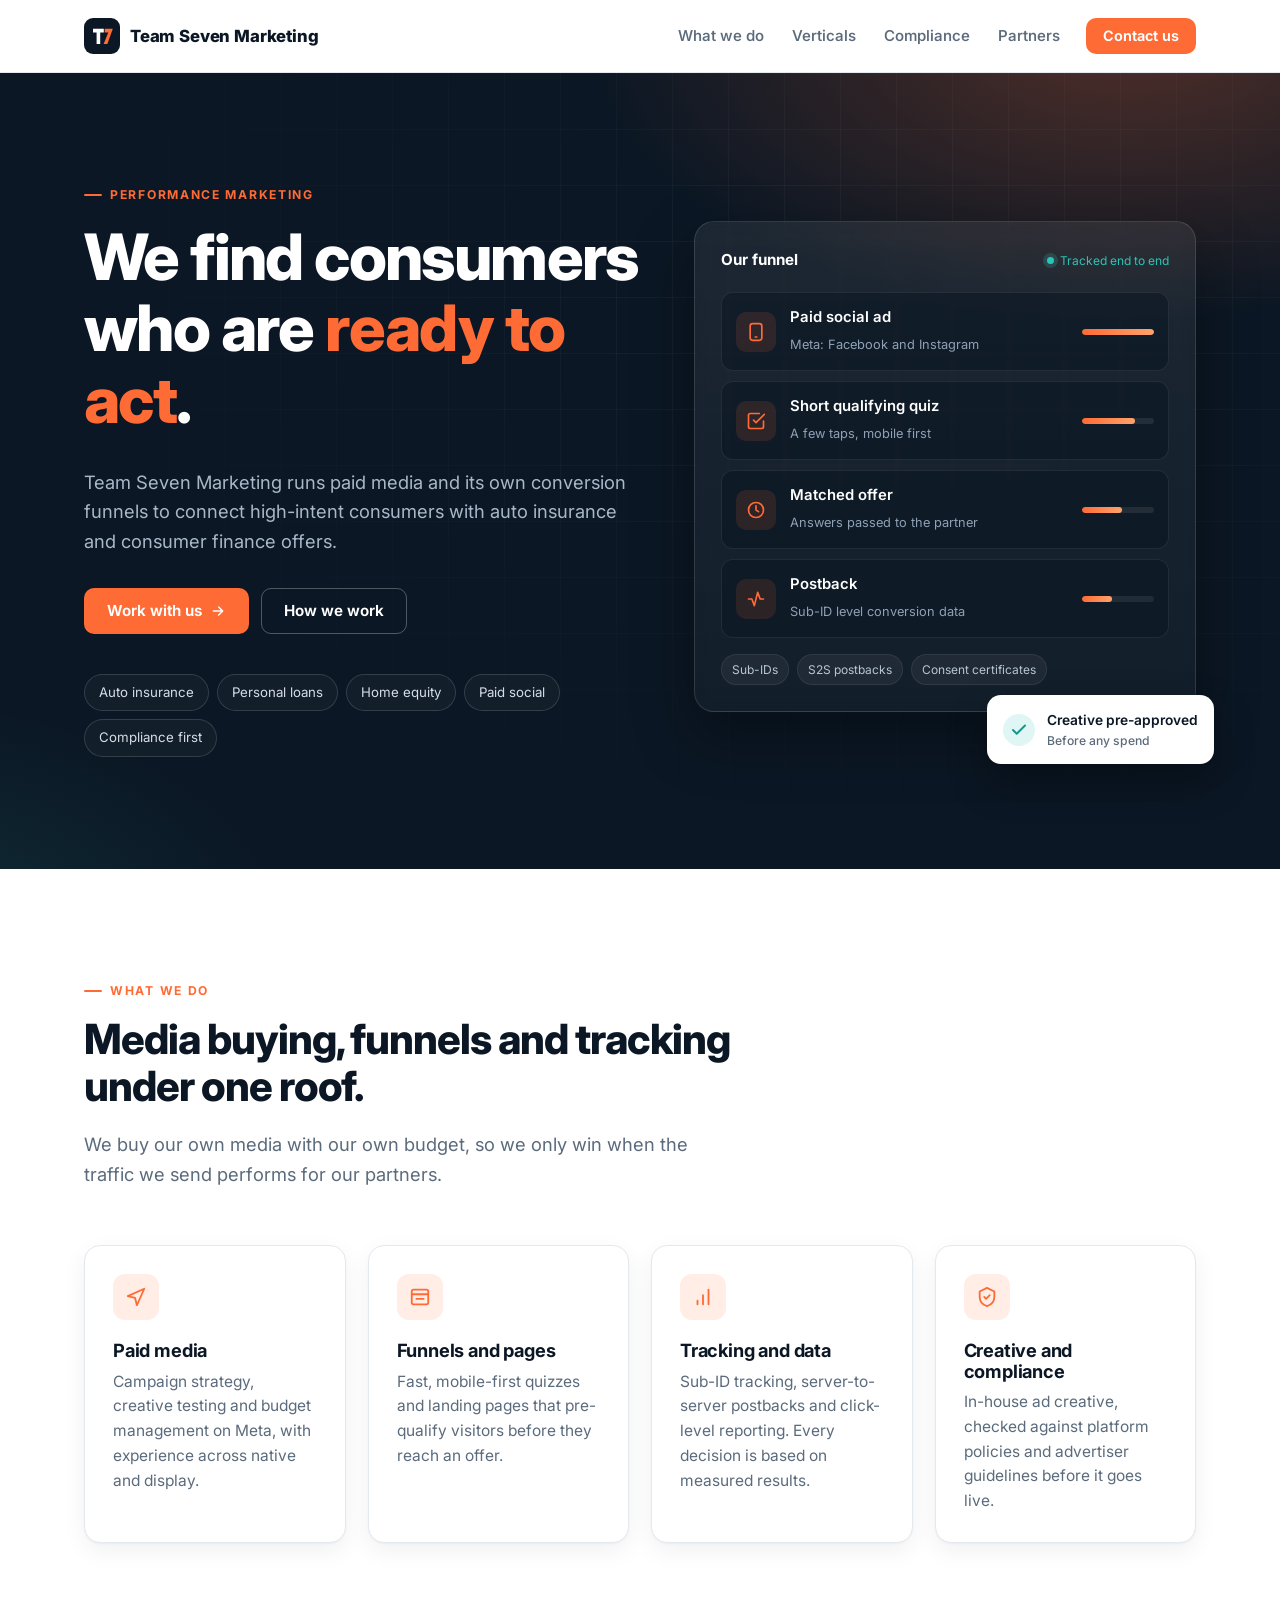
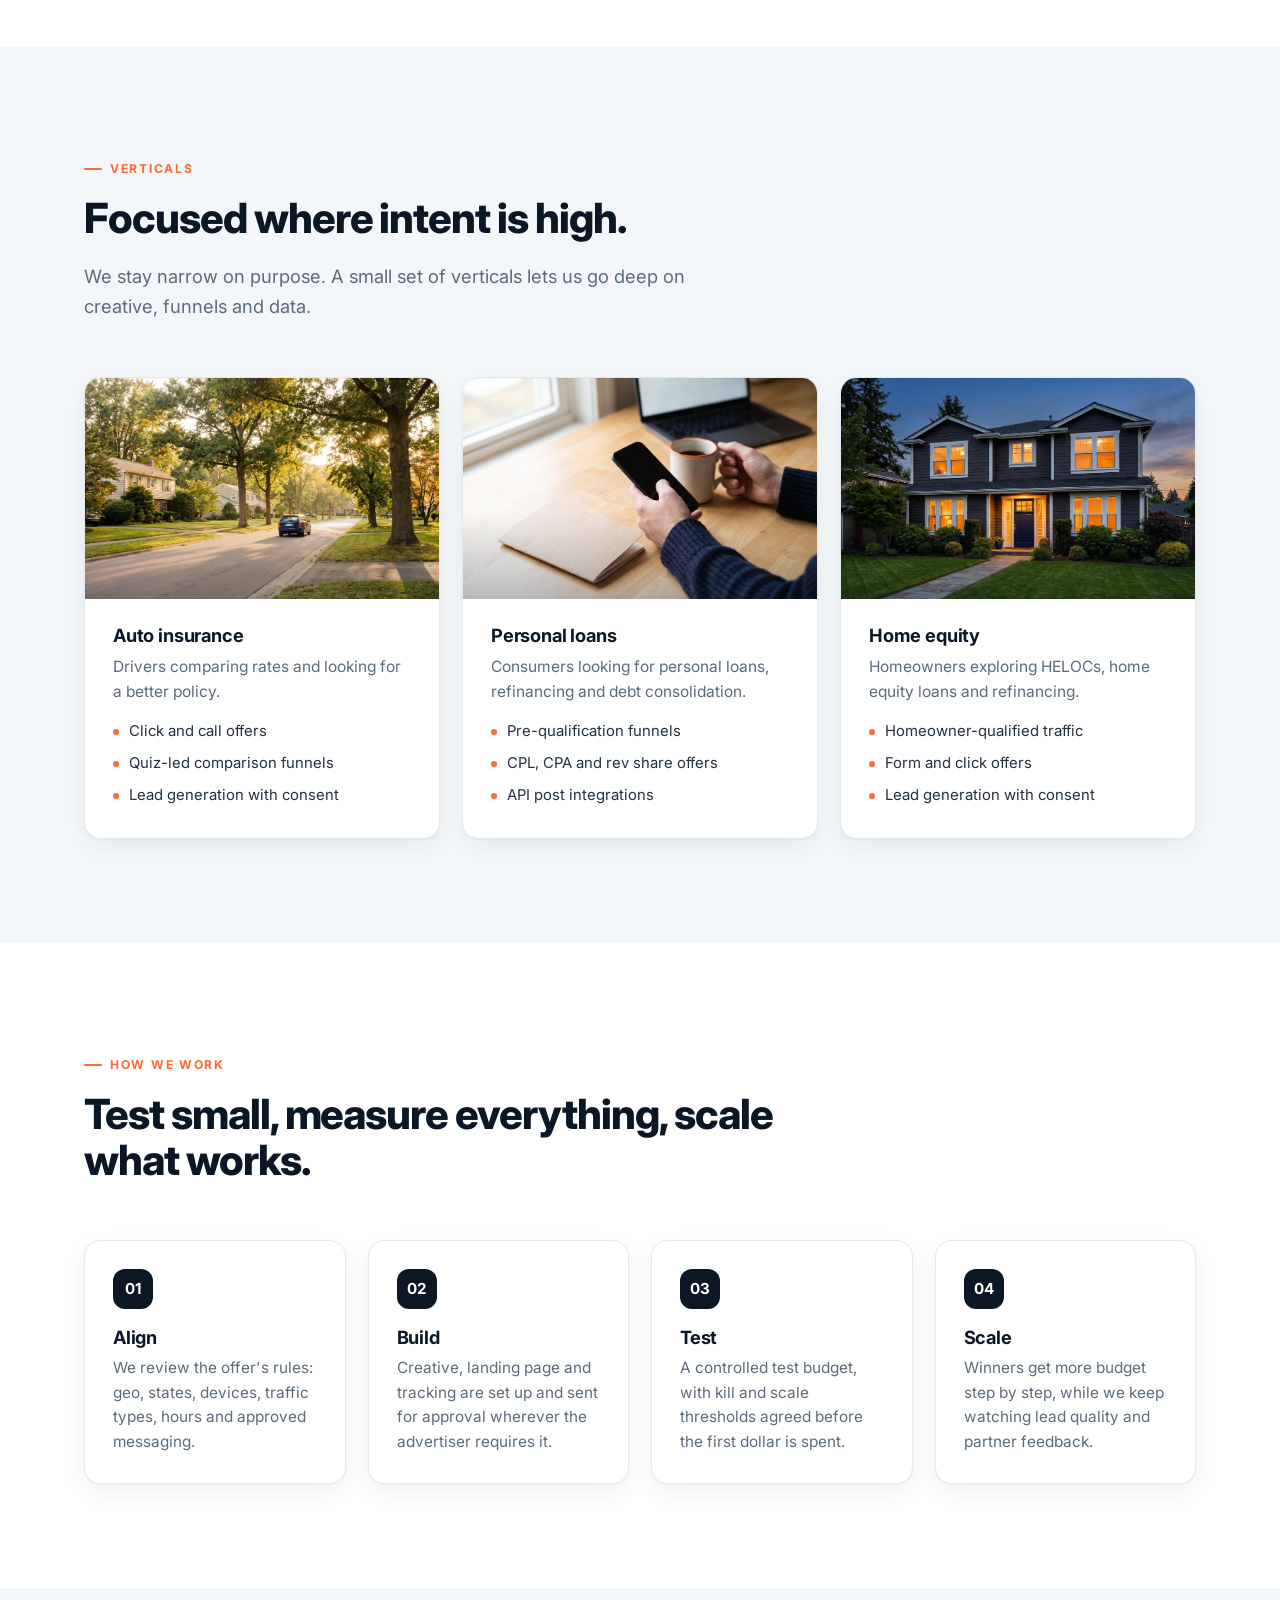
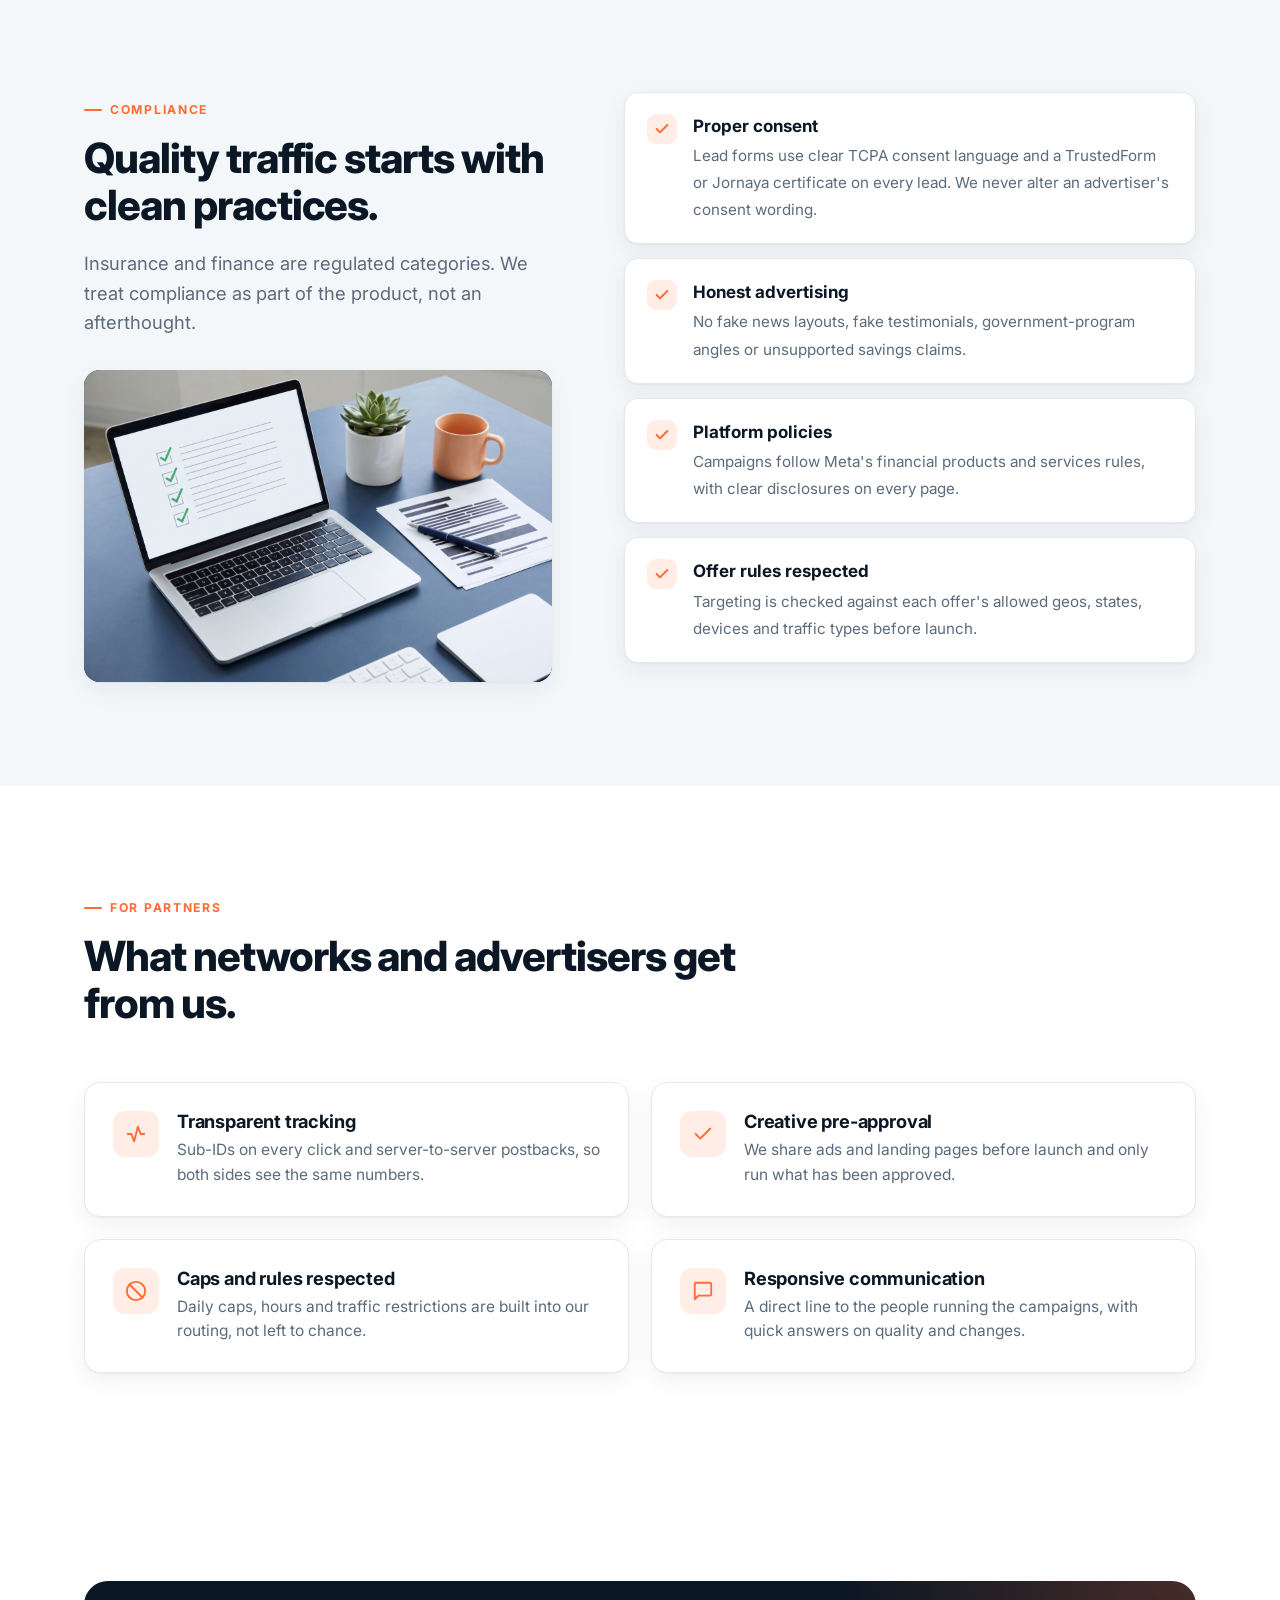
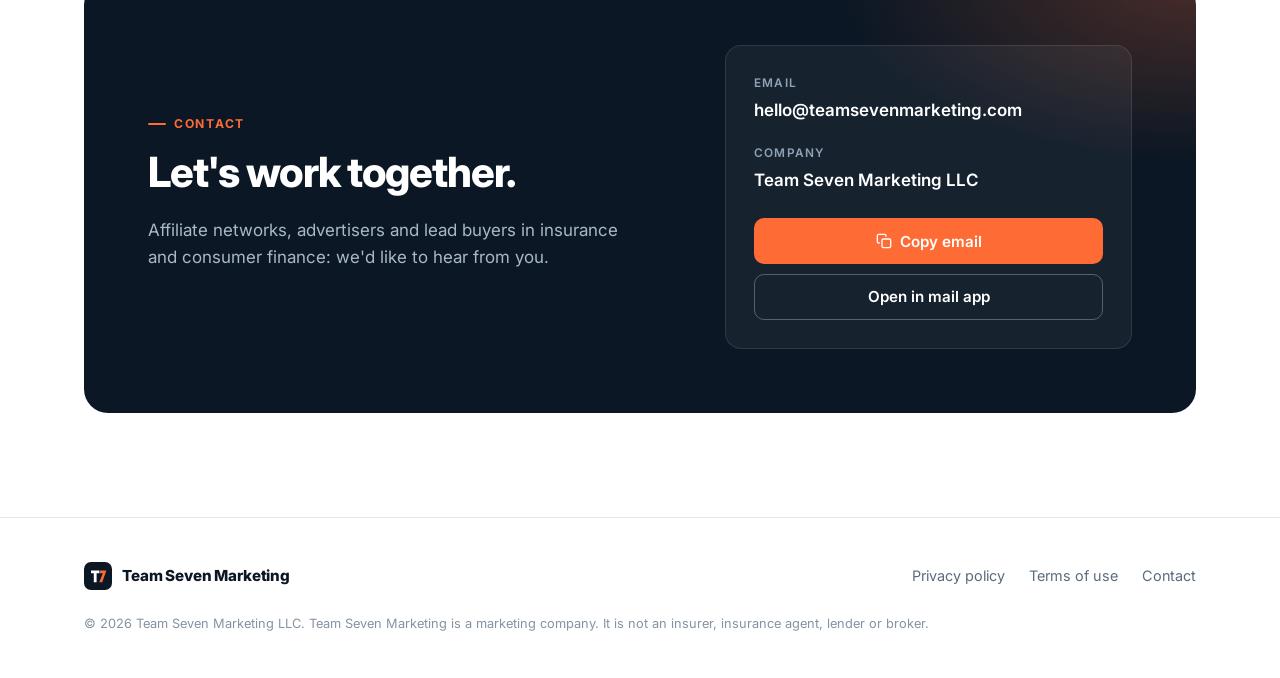
<file: index.html>
<!doctype html>
<html lang="en">
<head>
  <meta charset="utf-8">
  <meta name="viewport" content="width=device-width, initial-scale=1">
  <title>Team Seven Marketing | Performance Marketing for Insurance and Consumer Finance</title>
  <meta name="description" content="Team Seven Marketing is a performance marketing company. We acquire high-intent consumers for auto insurance and consumer finance offers through paid social, with compliant funnels and transparent tracking.">
  <meta name="theme-color" content="#0b1724">
  <link rel="canonical" href="https://teamsevenmarketing.com/">
  <link rel="icon" href="/favicon.svg" type="image/svg+xml">
  <link rel="preconnect" href="https://fonts.googleapis.com">
  <link rel="preconnect" href="https://fonts.gstatic.com" crossorigin>
  <link href="https://fonts.googleapis.com/css2?family=Inter:wght@400;500;600;700;800&display=swap" rel="stylesheet">
  <link rel="stylesheet" href="/styles.css">
  <meta property="og:title" content="Team Seven Marketing">
  <meta property="og:description" content="Performance marketing for auto insurance and consumer finance.">
  <meta property="og:type" content="website">
  <meta property="og:url" content="https://teamsevenmarketing.com/">
  <script type="application/ld+json">{"@context":"https://schema.org","@type":"Organization","name":"Team Seven Marketing LLC","url":"https://teamsevenmarketing.com","email":"hello@teamsevenmarketing.com","logo":"https://teamsevenmarketing.com/favicon.svg"}</script>
</head>
<body>

<header class="site-header">
  <div class="wrap">
    <a class="brand" href="/" aria-label="Team Seven Marketing home">
      <svg viewBox="0 0 40 40" aria-hidden="true"><rect width="40" height="40" rx="10" fill="#0b1724"/><path d="M10 12h12v4h-4v13h-4V16h-4z" fill="#fff"/><path d="M23 12h9l-6 17h-4.2l5.2-13H23z" fill="#ff6b35"/></svg>
      <span>Team Seven Marketing</span>
    </a>
    <button class="menu-toggle" aria-label="Open menu" aria-expanded="false" aria-controls="nav">
      <svg viewBox="0 0 24 24" fill="none" stroke="currentColor" stroke-width="2" stroke-linecap="round"><path d="M4 7h16M4 12h16M4 17h16"/></svg>
    </button>
    <nav class="nav" id="nav" aria-label="Main">
      <a href="/#what-we-do">What we do</a>
      <a href="/#verticals">Verticals</a>
      <a href="/#compliance">Compliance</a>
      <a href="/#partners">Partners</a>
      <a class="btn btn-sm" href="/#contact">Contact us</a>
    </nav>
  </div>
</header>

<main>
  <section class="hero">
    <div class="wrap">
      <div>
        <div class="eyebrow">Performance marketing</div>
        <h1>We find consumers who are <span>ready to act</span>.</h1>
        <p class="lead">Team Seven Marketing runs paid media and its own conversion funnels to connect high-intent consumers with auto insurance and consumer finance offers.</p>
        <div class="hero-cta">
          <a class="btn" href="#contact">Work with us
            <svg viewBox="0 0 24 24" fill="none" stroke="currentColor" stroke-width="2.2" stroke-linecap="round" stroke-linejoin="round"><path d="M5 12h14M13 6l6 6-6 6"/></svg>
          </a>
          <a class="btn btn-ghost" href="#how">How we work</a>
        </div>
        <div class="hero-tags">
          <span>Auto insurance</span>
          <span>Personal loans</span>
          <span>Home equity</span>
          <span>Paid social</span>
          <span>Compliance first</span>
        </div>
      </div>

      <div class="hero-visual" aria-hidden="true">
        <div class="flow">
          <div class="flow-head"><strong>Our funnel</strong><span class="live">Tracked end to end</span></div>
          <div class="flow-steps">
            <div class="flow-step">
              <div class="ico"><svg viewBox="0 0 24 24" fill="none" stroke="currentColor" stroke-width="2" stroke-linecap="round" stroke-linejoin="round"><rect x="5" y="2" width="14" height="20" rx="3"/><path d="M11 18h2"/></svg></div>
              <div><b>Paid social ad</b><small>Meta: Facebook and Instagram</small></div>
              <div class="bar"><i style="width:100%"></i></div>
            </div>
            <div class="flow-step">
              <div class="ico"><svg viewBox="0 0 24 24" fill="none" stroke="currentColor" stroke-width="2" stroke-linecap="round" stroke-linejoin="round"><path d="M9 11l3 3L22 4"/><path d="M21 12v7a2 2 0 0 1-2 2H5a2 2 0 0 1-2-2V5a2 2 0 0 1 2-2h11"/></svg></div>
              <div><b>Short qualifying quiz</b><small>A few taps, mobile first</small></div>
              <div class="bar"><i style="width:74%"></i></div>
            </div>
            <div class="flow-step">
              <div class="ico"><svg viewBox="0 0 24 24" fill="none" stroke="currentColor" stroke-width="2" stroke-linecap="round" stroke-linejoin="round"><circle cx="12" cy="12" r="9"/><path d="M12 7v5l3 2"/></svg></div>
              <div><b>Matched offer</b><small>Answers passed to the partner</small></div>
              <div class="bar"><i style="width:56%"></i></div>
            </div>
            <div class="flow-step">
              <div class="ico"><svg viewBox="0 0 24 24" fill="none" stroke="currentColor" stroke-width="2" stroke-linecap="round" stroke-linejoin="round"><path d="M3 12h4l3 8 4-16 3 8h4"/></svg></div>
              <div><b>Postback</b><small>Sub-ID level conversion data</small></div>
              <div class="bar"><i style="width:42%"></i></div>
            </div>
          </div>
          <div class="flow-foot"><span>Sub-IDs</span><span>S2S postbacks</span><span>Consent certificates</span></div>
        </div>
        <div class="float-card">
          <div class="ok"><svg viewBox="0 0 24 24" fill="none" stroke="currentColor" stroke-width="2.6" stroke-linecap="round" stroke-linejoin="round"><path d="M20 6L9 17l-5-5"/></svg></div>
          <div>Creative pre-approved<small>Before any spend</small></div>
        </div>
      </div>
    </div>
  </section>

  <section id="what-we-do">
    <div class="wrap">
      <div class="section-head reveal">
        <div class="eyebrow">What we do</div>
        <h2>Media buying, funnels and tracking under one roof.</h2>
        <p class="lead">We buy our own media with our own budget, so we only win when the traffic we send performs for our partners.</p>
      </div>
      <div class="grid grid-4">
        <div class="card reveal">
          <div class="icon"><svg viewBox="0 0 24 24" fill="none" stroke="currentColor" stroke-width="2" stroke-linecap="round" stroke-linejoin="round"><path d="M3 11l18-8-8 18-2-8-8-2z"/></svg></div>
          <h3>Paid media</h3>
          <p>Campaign strategy, creative testing and budget management on Meta, with experience across native and display.</p>
        </div>
        <div class="card reveal">
          <div class="icon"><svg viewBox="0 0 24 24" fill="none" stroke="currentColor" stroke-width="2" stroke-linecap="round" stroke-linejoin="round"><rect x="3" y="4" width="18" height="16" rx="2"/><path d="M3 9h18M8 14h8"/></svg></div>
          <h3>Funnels and pages</h3>
          <p>Fast, mobile-first quizzes and landing pages that pre-qualify visitors before they reach an offer.</p>
        </div>
        <div class="card reveal">
          <div class="icon"><svg viewBox="0 0 24 24" fill="none" stroke="currentColor" stroke-width="2" stroke-linecap="round" stroke-linejoin="round"><path d="M12 20V10M18 20V4M6 20v-4"/></svg></div>
          <h3>Tracking and data</h3>
          <p>Sub-ID tracking, server-to-server postbacks and click-level reporting. Every decision is based on measured results.</p>
        </div>
        <div class="card reveal">
          <div class="icon"><svg viewBox="0 0 24 24" fill="none" stroke="currentColor" stroke-width="2" stroke-linecap="round" stroke-linejoin="round"><path d="M12 2l8 4v6c0 5-3.5 8.5-8 10-4.5-1.5-8-5-8-10V6z"/><path d="M9 12l2 2 4-4"/></svg></div>
          <h3>Creative and compliance</h3>
          <p>In-house ad creative, checked against platform policies and advertiser guidelines before it goes live.</p>
        </div>
      </div>
    </div>
  </section>

  <section id="verticals" class="soft">
    <div class="wrap">
      <div class="section-head reveal">
        <div class="eyebrow">Verticals</div>
        <h2>Focused where intent is high.</h2>
        <p class="lead">We stay narrow on purpose. A small set of verticals lets us go deep on creative, funnels and data.</p>
      </div>
      <div class="grid grid-3">
        <article class="card vertical reveal">
          <div class="media" data-img="auto">
            <img src="/img/auto.jpg" alt="Navy sedan parked in a suburban driveway at sunset" width="1200" height="800" loading="lazy" decoding="async">
          </div>
          <div class="body">
            <h3>Auto insurance</h3>
            <p>Drivers comparing rates and looking for a better policy.</p>
            <ul><li>Click and call offers</li><li>Quiz-led comparison funnels</li><li>Lead generation with consent</li></ul>
          </div>
        </article>
        <article class="card vertical reveal">
          <div class="media" data-img="loans">
            <img src="/img/loans.jpg" alt="Person checking their phone at a kitchen table with coffee" width="1200" height="800" loading="lazy" decoding="async">
          </div>
          <div class="body">
            <h3>Personal loans</h3>
            <p>Consumers looking for personal loans, refinancing and debt consolidation.</p>
            <ul><li>Pre-qualification funnels</li><li>CPL, CPA and rev share offers</li><li>API post integrations</li></ul>
          </div>
        </article>
        <article class="card vertical reveal">
          <div class="media" data-img="home">
            <img src="/img/home.jpg" alt="Two-story suburban home at dusk with warm lights in the windows" width="1200" height="800" loading="lazy" decoding="async">
          </div>
          <div class="body">
            <h3>Home equity</h3>
            <p>Homeowners exploring HELOCs, home equity loans and refinancing.</p>
            <ul><li>Homeowner-qualified traffic</li><li>Form and click offers</li><li>Lead generation with consent</li></ul>
          </div>
        </article>
      </div>
    </div>
  </section>

  <section id="how">
    <div class="wrap">
      <div class="section-head reveal">
        <div class="eyebrow">How we work</div>
        <h2>Test small, measure everything, scale what works.</h2>
      </div>
      <div class="grid grid-4 steps">
        <div class="step reveal"><div class="num">01</div><h3>Align</h3><p>We review the offer's rules: geo, states, devices, traffic types, hours and approved messaging.</p></div>
        <div class="step reveal"><div class="num">02</div><h3>Build</h3><p>Creative, landing page and tracking are set up and sent for approval wherever the advertiser requires it.</p></div>
        <div class="step reveal"><div class="num">03</div><h3>Test</h3><p>A controlled test budget, with kill and scale thresholds agreed before the first dollar is spent.</p></div>
        <div class="step reveal"><div class="num">04</div><h3>Scale</h3><p>Winners get more budget step by step, while we keep watching lead quality and partner feedback.</p></div>
      </div>
    </div>
  </section>

  <section id="compliance" class="soft">
    <div class="wrap split">
      <div class="reveal">
        <div class="eyebrow">Compliance</div>
        <h2>Quality traffic starts with clean practices.</h2>
        <p class="lead">Insurance and finance are regulated categories. We treat compliance as part of the product, not an afterthought.</p>
        <div class="split-media"><img src="/img/compliance.jpg" alt="Laptop showing a checklist next to a printed document on a desk" width="1200" height="800" loading="lazy" decoding="async"></div>
      </div>
      <ul class="checklist">
        <li class="reveal"><div class="tick"><svg viewBox="0 0 24 24" fill="none" stroke="currentColor" stroke-width="3" stroke-linecap="round" stroke-linejoin="round"><path d="M20 6L9 17l-5-5"/></svg></div><div><strong>Proper consent</strong><span>Lead forms use clear TCPA consent language and a TrustedForm or Jornaya certificate on every lead. We never alter an advertiser's consent wording.</span></div></li>
        <li class="reveal"><div class="tick"><svg viewBox="0 0 24 24" fill="none" stroke="currentColor" stroke-width="3" stroke-linecap="round" stroke-linejoin="round"><path d="M20 6L9 17l-5-5"/></svg></div><div><strong>Honest advertising</strong><span>No fake news layouts, fake testimonials, government-program angles or unsupported savings claims.</span></div></li>
        <li class="reveal"><div class="tick"><svg viewBox="0 0 24 24" fill="none" stroke="currentColor" stroke-width="3" stroke-linecap="round" stroke-linejoin="round"><path d="M20 6L9 17l-5-5"/></svg></div><div><strong>Platform policies</strong><span>Campaigns follow Meta's financial products and services rules, with clear disclosures on every page.</span></div></li>
        <li class="reveal"><div class="tick"><svg viewBox="0 0 24 24" fill="none" stroke="currentColor" stroke-width="3" stroke-linecap="round" stroke-linejoin="round"><path d="M20 6L9 17l-5-5"/></svg></div><div><strong>Offer rules respected</strong><span>Targeting is checked against each offer's allowed geos, states, devices and traffic types before launch.</span></div></li>
      </ul>
    </div>
  </section>

  <section id="partners">
    <div class="wrap">
      <div class="section-head reveal">
        <div class="eyebrow">For partners</div>
        <h2>What networks and advertisers get from us.</h2>
      </div>
      <div class="grid grid-2">
        <div class="card partner reveal">
          <div class="icon"><svg viewBox="0 0 24 24" fill="none" stroke="currentColor" stroke-width="2" stroke-linecap="round" stroke-linejoin="round"><path d="M3 12h4l3 8 4-16 3 8h4"/></svg></div>
          <div><h3>Transparent tracking</h3><p>Sub-IDs on every click and server-to-server postbacks, so both sides see the same numbers.</p></div>
        </div>
        <div class="card partner reveal">
          <div class="icon"><svg viewBox="0 0 24 24" fill="none" stroke="currentColor" stroke-width="2" stroke-linecap="round" stroke-linejoin="round"><path d="M20 6L9 17l-5-5"/></svg></div>
          <div><h3>Creative pre-approval</h3><p>We share ads and landing pages before launch and only run what has been approved.</p></div>
        </div>
        <div class="card partner reveal">
          <div class="icon"><svg viewBox="0 0 24 24" fill="none" stroke="currentColor" stroke-width="2" stroke-linecap="round" stroke-linejoin="round"><path d="M12 22a10 10 0 1 0 0-20 10 10 0 0 0 0 20z"/><path d="M4.9 4.9l14.2 14.2"/></svg></div>
          <div><h3>Caps and rules respected</h3><p>Daily caps, hours and traffic restrictions are built into our routing, not left to chance.</p></div>
        </div>
        <div class="card partner reveal">
          <div class="icon"><svg viewBox="0 0 24 24" fill="none" stroke="currentColor" stroke-width="2" stroke-linecap="round" stroke-linejoin="round"><path d="M21 15a2 2 0 0 1-2 2H7l-4 4V5a2 2 0 0 1 2-2h14a2 2 0 0 1 2 2z"/></svg></div>
          <div><h3>Responsive communication</h3><p>A direct line to the people running the campaigns, with quick answers on quality and changes.</p></div>
        </div>
      </div>
    </div>
  </section>

  <section id="contact">
    <div class="wrap">
      <div class="contact reveal">
        <div>
          <div class="eyebrow">Contact</div>
          <h2>Let's work together.</h2>
          <p>Affiliate networks, advertisers and lead buyers in insurance and consumer finance: we'd like to hear from you.</p>
        </div>
        <div class="contact-box">
          <div class="row"><small>Email</small><a href="mailto:hello@teamsevenmarketing.com">hello@teamsevenmarketing.com</a></div>
          <div class="row"><small>Company</small><span>Team Seven Marketing LLC</span></div>
          <div class="contact-actions">
            <button class="btn copy-email" type="button" data-email="hello@teamsevenmarketing.com">
              <svg viewBox="0 0 24 24" fill="none" stroke="currentColor" stroke-width="2" stroke-linecap="round" stroke-linejoin="round" aria-hidden="true"><rect x="9" y="9" width="13" height="13" rx="2"/><path d="M5 15H4a2 2 0 0 1-2-2V4a2 2 0 0 1 2-2h9a2 2 0 0 1 2 2v1"/></svg>
              <span>Copy email</span>
            </button>
            <a class="btn btn-ghost" href="mailto:hello@teamsevenmarketing.com?subject=Partnership%20inquiry">Open in mail app</a>
          </div>
        </div>
      </div>
    </div>
  </section>
</main>

<footer class="site-footer">
  <div class="wrap">
    <a class="brand" href="/" aria-label="Team Seven Marketing home">
      <svg viewBox="0 0 40 40" aria-hidden="true"><rect width="40" height="40" rx="10" fill="#0b1724"/><path d="M10 12h12v4h-4v13h-4V16h-4z" fill="#fff"/><path d="M23 12h9l-6 17h-4.2l5.2-13H23z" fill="#ff6b35"/></svg>
      <span>Team Seven Marketing</span>
    </a>
    <nav aria-label="Footer"><a href="/privacy">Privacy policy</a><a href="/terms">Terms of use</a><a href="mailto:hello@teamsevenmarketing.com">Contact</a></nav>
    <p class="disclaimer">&copy; 2026 Team Seven Marketing LLC. Team Seven Marketing is a marketing company. It is not an insurer, insurance agent, lender or broker.</p>
  </div>
</footer>

<script src="/site.js" defer></script>
</body>
</html>
</file>
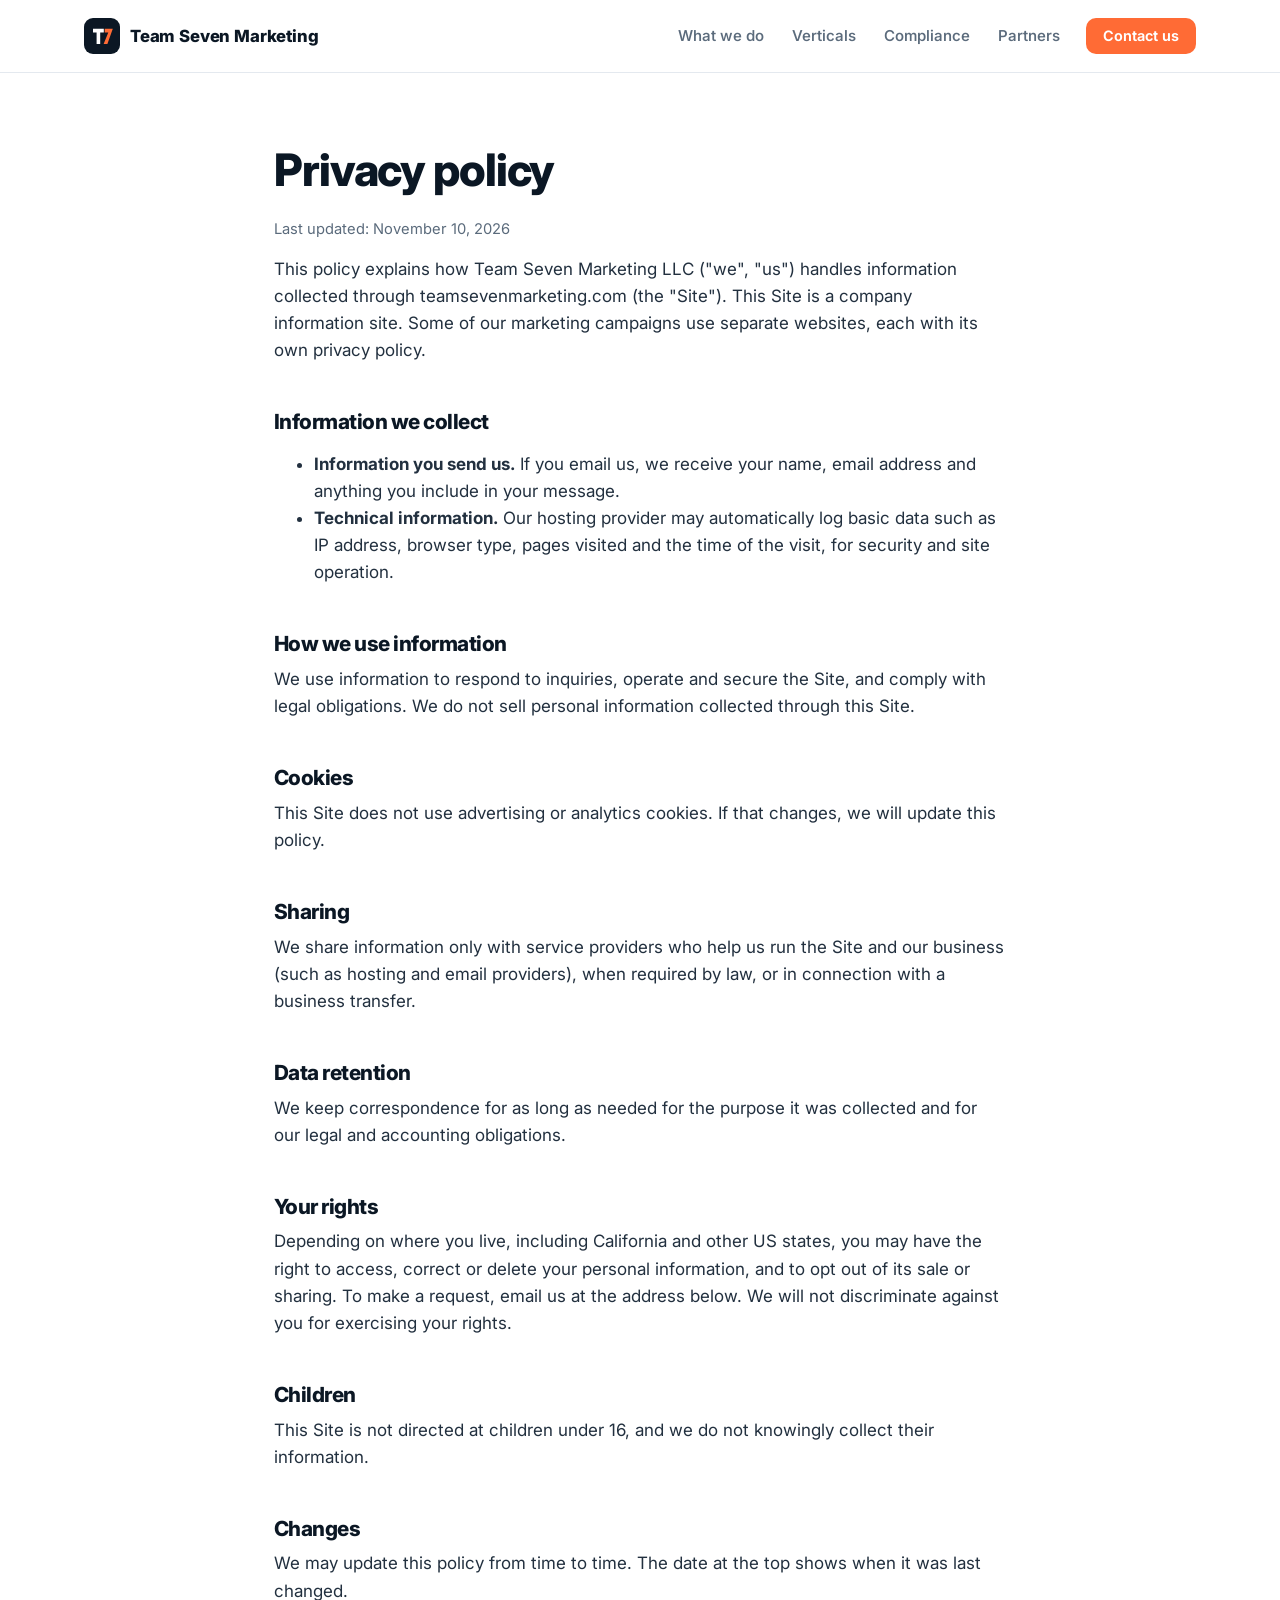
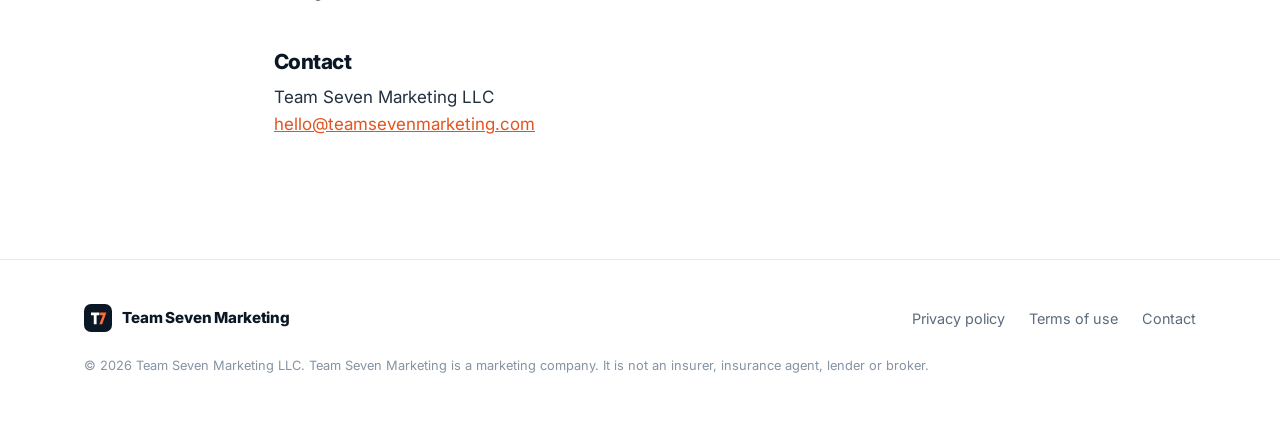
<file: privacy.html>
<!doctype html>
<html lang="en">
<head>
  <meta charset="utf-8">
  <meta name="viewport" content="width=device-width, initial-scale=1">
  <title>Privacy policy | Team Seven Marketing</title>
  <meta name="description" content="Privacy policy for teamsevenmarketing.com.">
  <meta name="theme-color" content="#0b1724">
  <link rel="canonical" href="https://teamsevenmarketing.com/privacy">
  <link rel="icon" href="/favicon.svg" type="image/svg+xml">
  <link rel="preconnect" href="https://fonts.googleapis.com">
  <link rel="preconnect" href="https://fonts.gstatic.com" crossorigin>
  <link href="https://fonts.googleapis.com/css2?family=Inter:wght@400;500;600;700;800&display=swap" rel="stylesheet">
  <link rel="stylesheet" href="/styles.css">
  <meta property="og:title" content="Team Seven Marketing">
  <meta property="og:description" content="Performance marketing for auto insurance and consumer finance.">
  <meta property="og:type" content="website">
  <meta property="og:url" content="https://teamsevenmarketing.com/">
</head>
<body>

<header class="site-header">
  <div class="wrap">
    <a class="brand" href="/" aria-label="Team Seven Marketing home">
      <svg viewBox="0 0 40 40" aria-hidden="true"><rect width="40" height="40" rx="10" fill="#0b1724"/><path d="M10 12h12v4h-4v13h-4V16h-4z" fill="#fff"/><path d="M23 12h9l-6 17h-4.2l5.2-13H23z" fill="#ff6b35"/></svg>
      <span>Team Seven Marketing</span>
    </a>
    <button class="menu-toggle" aria-label="Open menu" aria-expanded="false" aria-controls="nav">
      <svg viewBox="0 0 24 24" fill="none" stroke="currentColor" stroke-width="2" stroke-linecap="round"><path d="M4 7h16M4 12h16M4 17h16"/></svg>
    </button>
    <nav class="nav" id="nav" aria-label="Main">
      <a href="/#what-we-do">What we do</a>
      <a href="/#verticals">Verticals</a>
      <a href="/#compliance">Compliance</a>
      <a href="/#partners">Partners</a>
      <a class="btn btn-sm" href="/#contact">Contact us</a>
    </nav>
  </div>
</header>

<main class="legal"><div class="wrap">
<h1>Privacy policy</h1>
<p class="updated">Last updated: November 10, 2026</p>
<p>This policy explains how Team Seven Marketing LLC ("we", "us") handles information collected through teamsevenmarketing.com (the "Site"). This Site is a company information site. Some of our marketing campaigns use separate websites, each with its own privacy policy.</p>
<h2>Information we collect</h2>
<ul>
<li><strong>Information you send us.</strong> If you email us, we receive your name, email address and anything you include in your message.</li>
<li><strong>Technical information.</strong> Our hosting provider may automatically log basic data such as IP address, browser type, pages visited and the time of the visit, for security and site operation.</li>
</ul>
<h2>How we use information</h2>
<p>We use information to respond to inquiries, operate and secure the Site, and comply with legal obligations. We do not sell personal information collected through this Site.</p>
<h2>Cookies</h2>
<p>This Site does not use advertising or analytics cookies. If that changes, we will update this policy.</p>
<h2>Sharing</h2>
<p>We share information only with service providers who help us run the Site and our business (such as hosting and email providers), when required by law, or in connection with a business transfer.</p>
<h2>Data retention</h2>
<p>We keep correspondence for as long as needed for the purpose it was collected and for our legal and accounting obligations.</p>
<h2>Your rights</h2>
<p>Depending on where you live, including California and other US states, you may have the right to access, correct or delete your personal information, and to opt out of its sale or sharing. To make a request, email us at the address below. We will not discriminate against you for exercising your rights.</p>
<h2>Children</h2>
<p>This Site is not directed at children under 16, and we do not knowingly collect their information.</p>
<h2>Changes</h2>
<p>We may update this policy from time to time. The date at the top shows when it was last changed.</p>
<h2>Contact</h2>
<p>Team Seven Marketing LLC<br><a href="mailto:hello@teamsevenmarketing.com">hello@teamsevenmarketing.com</a></p>
</div></main>

<footer class="site-footer">
  <div class="wrap">
    <a class="brand" href="/" aria-label="Team Seven Marketing home">
      <svg viewBox="0 0 40 40" aria-hidden="true"><rect width="40" height="40" rx="10" fill="#0b1724"/><path d="M10 12h12v4h-4v13h-4V16h-4z" fill="#fff"/><path d="M23 12h9l-6 17h-4.2l5.2-13H23z" fill="#ff6b35"/></svg>
      <span>Team Seven Marketing</span>
    </a>
    <nav aria-label="Footer"><a href="/privacy">Privacy policy</a><a href="/terms">Terms of use</a><a href="mailto:hello@teamsevenmarketing.com">Contact</a></nav>
    <p class="disclaimer">&copy; 2026 Team Seven Marketing LLC. Team Seven Marketing is a marketing company. It is not an insurer, insurance agent, lender or broker.</p>
  </div>
</footer>

<script src="/site.js" defer></script>
</body>
</html>
</file>
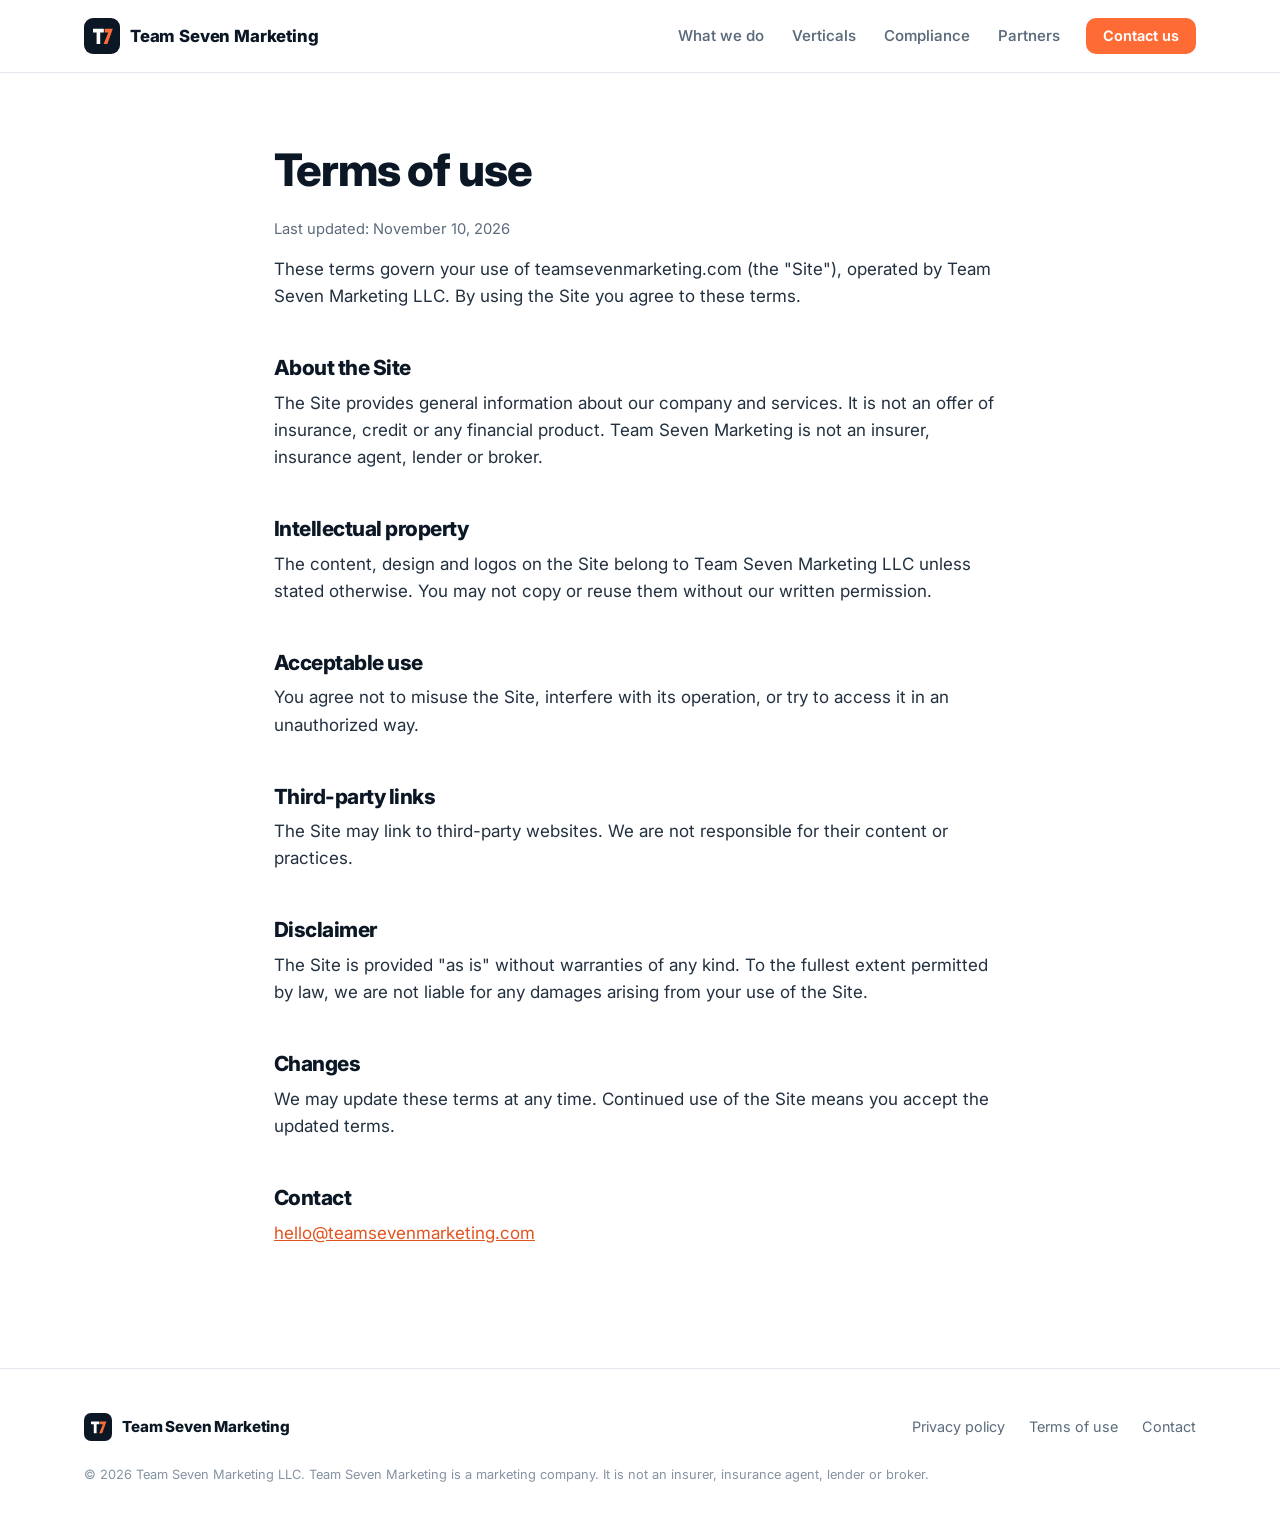
<file: terms.html>
<!doctype html>
<html lang="en">
<head>
  <meta charset="utf-8">
  <meta name="viewport" content="width=device-width, initial-scale=1">
  <title>Terms of use | Team Seven Marketing</title>
  <meta name="description" content="Terms of use for teamsevenmarketing.com.">
  <meta name="theme-color" content="#0b1724">
  <link rel="canonical" href="https://teamsevenmarketing.com/terms">
  <link rel="icon" href="/favicon.svg" type="image/svg+xml">
  <link rel="preconnect" href="https://fonts.googleapis.com">
  <link rel="preconnect" href="https://fonts.gstatic.com" crossorigin>
  <link href="https://fonts.googleapis.com/css2?family=Inter:wght@400;500;600;700;800&display=swap" rel="stylesheet">
  <link rel="stylesheet" href="/styles.css">
  <meta property="og:title" content="Team Seven Marketing">
  <meta property="og:description" content="Performance marketing for auto insurance and consumer finance.">
  <meta property="og:type" content="website">
  <meta property="og:url" content="https://teamsevenmarketing.com/">
</head>
<body>

<header class="site-header">
  <div class="wrap">
    <a class="brand" href="/" aria-label="Team Seven Marketing home">
      <svg viewBox="0 0 40 40" aria-hidden="true"><rect width="40" height="40" rx="10" fill="#0b1724"/><path d="M10 12h12v4h-4v13h-4V16h-4z" fill="#fff"/><path d="M23 12h9l-6 17h-4.2l5.2-13H23z" fill="#ff6b35"/></svg>
      <span>Team Seven Marketing</span>
    </a>
    <button class="menu-toggle" aria-label="Open menu" aria-expanded="false" aria-controls="nav">
      <svg viewBox="0 0 24 24" fill="none" stroke="currentColor" stroke-width="2" stroke-linecap="round"><path d="M4 7h16M4 12h16M4 17h16"/></svg>
    </button>
    <nav class="nav" id="nav" aria-label="Main">
      <a href="/#what-we-do">What we do</a>
      <a href="/#verticals">Verticals</a>
      <a href="/#compliance">Compliance</a>
      <a href="/#partners">Partners</a>
      <a class="btn btn-sm" href="/#contact">Contact us</a>
    </nav>
  </div>
</header>

<main class="legal"><div class="wrap">
<h1>Terms of use</h1>
<p class="updated">Last updated: November 10, 2026</p>
<p>These terms govern your use of teamsevenmarketing.com (the "Site"), operated by Team Seven Marketing LLC. By using the Site you agree to these terms.</p>
<h2>About the Site</h2>
<p>The Site provides general information about our company and services. It is not an offer of insurance, credit or any financial product. Team Seven Marketing is not an insurer, insurance agent, lender or broker.</p>
<h2>Intellectual property</h2>
<p>The content, design and logos on the Site belong to Team Seven Marketing LLC unless stated otherwise. You may not copy or reuse them without our written permission.</p>
<h2>Acceptable use</h2>
<p>You agree not to misuse the Site, interfere with its operation, or try to access it in an unauthorized way.</p>
<h2>Third-party links</h2>
<p>The Site may link to third-party websites. We are not responsible for their content or practices.</p>
<h2>Disclaimer</h2>
<p>The Site is provided "as is" without warranties of any kind. To the fullest extent permitted by law, we are not liable for any damages arising from your use of the Site.</p>
<h2>Changes</h2>
<p>We may update these terms at any time. Continued use of the Site means you accept the updated terms.</p>
<h2>Contact</h2>
<p><a href="mailto:hello@teamsevenmarketing.com">hello@teamsevenmarketing.com</a></p>
</div></main>

<footer class="site-footer">
  <div class="wrap">
    <a class="brand" href="/" aria-label="Team Seven Marketing home">
      <svg viewBox="0 0 40 40" aria-hidden="true"><rect width="40" height="40" rx="10" fill="#0b1724"/><path d="M10 12h12v4h-4v13h-4V16h-4z" fill="#fff"/><path d="M23 12h9l-6 17h-4.2l5.2-13H23z" fill="#ff6b35"/></svg>
      <span>Team Seven Marketing</span>
    </a>
    <nav aria-label="Footer"><a href="/privacy">Privacy policy</a><a href="/terms">Terms of use</a><a href="mailto:hello@teamsevenmarketing.com">Contact</a></nav>
    <p class="disclaimer">&copy; 2026 Team Seven Marketing LLC. Team Seven Marketing is a marketing company. It is not an insurer, insurance agent, lender or broker.</p>
  </div>
</footer>

<script src="/site.js" defer></script>
</body>
</html>
</file>
<file: styles.css>
:root {
  --ink: #0b1724;
  --ink-2: #13263a;
  --ink-3: #1c3550;
  --text: #22303f;
  --muted: #5b6b7c;
  --line: #e4e9ef;
  --bg: #ffffff;
  --bg-soft: #f4f7fa;
  --accent: #ff6b35;
  --accent-dark: #e2541f;
  --accent-soft: rgba(255,107,53,.12);
  --teal: #2ec4b6;
  --radius: 16px;
  --max: 1160px;
  --shadow: 0 1px 2px rgba(11,23,36,.04), 0 8px 24px rgba(11,23,36,.06);
  --shadow-lg: 0 24px 60px rgba(0,0,0,.35);
}

*, *::before, *::after { box-sizing: border-box; }
html { scroll-behavior: smooth; scroll-padding-top: 84px; }
body {
  margin: 0;
  font-family: "Inter", system-ui, -apple-system, "Segoe UI", sans-serif;
  color: var(--text);
  background: var(--bg);
  line-height: 1.6;
  font-size: 17px;
  -webkit-font-smoothing: antialiased;
  text-rendering: optimizeLegibility;
}
img, svg { max-width: 100%; display: block; }
a { color: inherit; }
h1, h2, h3 { color: var(--ink); line-height: 1.12; margin: 0 0 .5em; letter-spacing: -0.025em; }
h1 { font-size: clamp(2.4rem, 5.2vw, 4rem); font-weight: 800; }
h2 { font-size: clamp(1.8rem, 3.3vw, 2.6rem); font-weight: 780; }
h3 { font-size: 1.14rem; font-weight: 700; letter-spacing: -0.01em; }
p { margin: 0 0 1em; }
:focus-visible { outline: 3px solid var(--accent); outline-offset: 3px; border-radius: 6px; }

.wrap { max-width: var(--max); margin: 0 auto; padding: 0 24px; }
.eyebrow {
  display: inline-flex; align-items: center; gap: 8px;
  font-size: .76rem; font-weight: 700; letter-spacing: .14em;
  text-transform: uppercase; color: var(--accent); margin-bottom: 16px;
}
.eyebrow::before { content: ""; width: 18px; height: 2px; background: currentColor; border-radius: 2px; }
.lead { font-size: 1.15rem; color: var(--muted); max-width: 640px; }

/* Buttons */
.btn {
  display: inline-flex; align-items: center; justify-content: center; gap: 8px;
  white-space: nowrap; text-decoration: none; font-weight: 650; font-size: .95rem; line-height: 1;
  padding: 14px 22px; border-radius: 10px; border: 1px solid transparent;
  background: var(--accent); color: #fff;
  transition: background .15s, transform .15s, box-shadow .15s;
}
.btn:hover { background: var(--accent-dark); transform: translateY(-1px); box-shadow: 0 6px 18px rgba(255,107,53,.3); }
.btn svg { width: 16px; height: 16px; }
.btn-sm { padding: 10px 16px; font-size: .9rem; }
.btn-ghost { background: transparent; color: #fff; border-color: rgba(255,255,255,.28); }
.btn-ghost:hover { background: rgba(255,255,255,.08); box-shadow: none; }

/* Header */
.site-header {
  position: sticky; top: 0; z-index: 50;
  background: rgba(255,255,255,.9);
  backdrop-filter: saturate(180%) blur(12px); -webkit-backdrop-filter: saturate(180%) blur(12px);
  border-bottom: 1px solid var(--line);
}
.site-header .wrap { display: flex; align-items: center; justify-content: space-between; height: 72px; gap: 24px; }
.brand { display: flex; align-items: center; gap: 10px; text-decoration: none; font-weight: 800; color: var(--ink); font-size: 1.05rem; white-space: nowrap; letter-spacing: -0.01em; }
.brand svg { width: 36px; height: 36px; flex: none; }
.nav { display: flex; align-items: center; gap: 4px; }
.nav a:not(.btn) {
  text-decoration: none; font-size: .94rem; color: var(--muted); font-weight: 550;
  white-space: nowrap; padding: 8px 12px; border-radius: 8px; transition: color .15s, background .15s;
}
.nav a:not(.btn):hover { color: var(--ink); background: var(--bg-soft); }
.nav .btn { margin-left: 10px; }
.menu-toggle {
  display: none; width: 44px; height: 44px; border: 1px solid var(--line); background: #fff;
  border-radius: 10px; cursor: pointer; align-items: center; justify-content: center; color: var(--ink);
}
.menu-toggle svg { width: 22px; height: 22px; }

/* Hero */
.hero {
  position: relative; overflow: hidden;
  background:
    radial-gradient(900px 480px at 88% -5%, rgba(255,107,53,.28), transparent 60%),
    radial-gradient(700px 420px at -10% 110%, rgba(46,196,182,.14), transparent 60%),
    var(--ink);
  color: #c4d0dc; padding: 104px 0 112px;
}
.hero::after {
  content: ""; position: absolute; inset: 0; pointer-events: none;
  background-image: linear-gradient(rgba(255,255,255,.035) 1px, transparent 1px), linear-gradient(90deg, rgba(255,255,255,.035) 1px, transparent 1px);
  background-size: 56px 56px;
  mask-image: radial-gradient(ellipse at 70% 30%, #000 20%, transparent 70%);
  -webkit-mask-image: radial-gradient(ellipse at 70% 30%, #000 20%, transparent 70%);
}
.hero .wrap { position: relative; z-index: 1; display: grid; grid-template-columns: 1.05fr .95fr; gap: 56px; align-items: center; }
.hero h1 { color: #fff; }
.hero h1 span { color: var(--accent); }
.hero .lead { color: #a9b8c8; }
.hero-cta { display: flex; gap: 12px; flex-wrap: wrap; margin-top: 32px; }
.hero-tags { display: flex; flex-wrap: wrap; gap: 8px; margin-top: 40px; }
.hero-tags span {
  font-size: .83rem; padding: 7px 14px; border-radius: 999px; white-space: nowrap;
  border: 1px solid rgba(255,255,255,.14); color: #d6dee7; background: rgba(255,255,255,.03);
}

/* Hero visual */
.hero-visual { position: relative; }
.hero-photo {
  border-radius: 20px; overflow: hidden; box-shadow: var(--shadow-lg);
  border: 1px solid rgba(255,255,255,.1); aspect-ratio: 4 / 3; background: var(--ink-2);
}
.hero-photo img { width: 100%; height: 100%; object-fit: cover; }
.flow {
  background: linear-gradient(180deg, rgba(255,255,255,.07), rgba(255,255,255,.03));
  border: 1px solid rgba(255,255,255,.12); border-radius: 20px; padding: 26px;
  box-shadow: var(--shadow-lg); backdrop-filter: blur(6px);
}
.flow-head { display: flex; justify-content: space-between; align-items: center; margin-bottom: 20px; }
.flow-head strong { color: #fff; font-size: .95rem; }
.flow-head .live { font-size: .75rem; color: var(--teal); display: inline-flex; align-items: center; gap: 6px; }
.flow-head .live::before { content: ""; width: 7px; height: 7px; border-radius: 50%; background: var(--teal); box-shadow: 0 0 0 4px rgba(46,196,182,.2); }
.flow-steps { display: grid; gap: 10px; }
.flow-step {
  display: grid; grid-template-columns: 40px 1fr auto; gap: 14px; align-items: center;
  background: rgba(11,23,36,.55); border: 1px solid rgba(255,255,255,.08); border-radius: 12px; padding: 13px 14px;
}
.flow-step .ico { width: 40px; height: 40px; border-radius: 10px; display: grid; place-items: center; background: var(--accent-soft); color: var(--accent); }
.flow-step .ico svg { width: 20px; height: 20px; }
.flow-step b { color: #fff; font-size: .93rem; font-weight: 600; display: block; }
.flow-step small { color: #8fa1b4; font-size: .8rem; }
.flow-step .bar { width: 72px; height: 6px; border-radius: 6px; background: rgba(255,255,255,.08); overflow: hidden; }
.flow-step .bar i { display: block; height: 100%; background: linear-gradient(90deg, var(--accent), #ffa26b); border-radius: 6px; }
.flow-foot { margin-top: 16px; display: flex; gap: 8px; flex-wrap: wrap; }
.flow-foot span { font-size: .75rem; color: #b8c6d4; padding: 5px 10px; border-radius: 999px; background: rgba(255,255,255,.05); border: 1px solid rgba(255,255,255,.08); }
.float-card {
  position: absolute; right: -18px; bottom: -52px; background: #fff; color: var(--ink);
  border-radius: 14px; padding: 14px 16px; box-shadow: 0 18px 40px rgba(0,0,0,.3);
  display: flex; align-items: center; gap: 12px; font-size: .86rem; font-weight: 600;
}
.float-card .ok { width: 32px; height: 32px; border-radius: 50%; background: rgba(46,196,182,.15); color: #14968a; display: grid; place-items: center; }
.float-card .ok svg { width: 18px; height: 18px; }
.float-card small { display: block; color: var(--muted); font-weight: 500; font-size: .76rem; }

/* Sections */
section { padding: 104px 0; }
.soft { background: var(--bg-soft); }
.section-head { max-width: 720px; margin-bottom: 56px; }
.section-head.center { margin-left: auto; margin-right: auto; text-align: center; }
.section-head.center .lead { margin-left: auto; margin-right: auto; }

.grid { display: grid; gap: 22px; }
.grid-4 { grid-template-columns: repeat(4, 1fr); }
.grid-3 { grid-template-columns: repeat(3, 1fr); }
.grid-2 { grid-template-columns: repeat(2, 1fr); }

.card {
  background: #fff; border: 1px solid var(--line); border-radius: var(--radius);
  padding: 28px; box-shadow: var(--shadow); transition: transform .2s, box-shadow .2s, border-color .2s;
}
.card:hover { transform: translateY(-3px); box-shadow: 0 2px 4px rgba(11,23,36,.04), 0 18px 40px rgba(11,23,36,.09); border-color: #d6dde5; }
.card p { color: var(--muted); font-size: .97rem; margin: 0; }
.icon {
  width: 46px; height: 46px; border-radius: 12px; display: grid; place-items: center;
  background: var(--accent-soft); color: var(--accent); margin-bottom: 20px;
}
.icon svg { width: 22px; height: 22px; }

/* Verticals */
.vertical { padding: 0; overflow: hidden; display: flex; flex-direction: column; }
.vertical .media {
  aspect-ratio: 16 / 10; position: relative; overflow: hidden;
  background: linear-gradient(135deg, var(--ink-2), var(--ink-3));
  display: grid; place-items: center;
}
.vertical .media img { width: 100%; height: 100%; object-fit: cover; transition: transform .5s; }
.vertical:hover .media img { transform: scale(1.04); }
.vertical .media .ph { width: 64px; height: 64px; color: var(--accent); opacity: .9; }
.vertical .media::after { content: ""; position: absolute; inset: auto 0 0 0; height: 40%; background: linear-gradient(transparent, rgba(11,23,36,.25)); pointer-events: none; }
.vertical .body { padding: 26px 28px 30px; }
.vertical ul { margin: 16px 0 0; padding: 0; list-style: none; display: grid; gap: 8px; }
.vertical li { color: var(--text); font-size: .93rem; display: flex; gap: 10px; align-items: center; }
.vertical li::before { content: ""; width: 6px; height: 6px; border-radius: 50%; background: var(--accent); flex: none; }

/* Steps */
.steps { counter-reset: step; position: relative; }
.step { position: relative; background: #fff; border: 1px solid var(--line); border-radius: var(--radius); padding: 28px; box-shadow: var(--shadow); }
.step .num {
  width: 40px; height: 40px; border-radius: 12px; background: var(--ink); color: #fff;
  font-weight: 700; display: grid; place-items: center; margin-bottom: 18px; font-size: .95rem;
}
.step p { color: var(--muted); margin: 0; font-size: .96rem; }

/* Split / compliance */
.split { display: grid; grid-template-columns: .9fr 1.1fr; gap: 72px; align-items: start; }
.split-media { margin-top: 32px; border-radius: var(--radius); overflow: hidden; box-shadow: var(--shadow); aspect-ratio: 3 / 2; background: var(--ink-2); }
.split-media img { width: 100%; height: 100%; object-fit: cover; }
.checklist { list-style: none; padding: 0; margin: 0; display: grid; gap: 14px; }
.checklist li {
  display: flex; gap: 16px; align-items: flex-start; background: #fff; border: 1px solid var(--line);
  border-radius: 14px; padding: 20px 22px; box-shadow: var(--shadow);
}
.checklist .tick { flex: none; width: 30px; height: 30px; border-radius: 9px; background: var(--accent-soft); color: var(--accent); display: grid; place-items: center; margin-top: 1px; }
.checklist .tick svg { width: 16px; height: 16px; }
.checklist strong { color: var(--ink); display: block; margin-bottom: 2px; }
.checklist span { color: var(--muted); font-size: .95rem; }

/* Partners */
.partner { display: flex; gap: 18px; align-items: flex-start; }
.partner .icon { margin-bottom: 0; flex: none; }
.partner h3 { margin-bottom: .35em; }

/* Contact */
.contact {
  position: relative; overflow: hidden;
  background: radial-gradient(600px 300px at 100% 0%, rgba(255,107,53,.25), transparent 60%), var(--ink);
  color: #c4d0dc; border-radius: 24px; padding: 64px;
  display: grid; grid-template-columns: 1.3fr 1fr; gap: 48px; align-items: center;
}
.contact h2 { color: #fff; }
.contact p { color: #a9b8c8; max-width: 480px; }
.contact-box { background: rgba(255,255,255,.05); border: 1px solid rgba(255,255,255,.1); border-radius: var(--radius); padding: 28px; }
.contact-box .row + .row { margin-top: 20px; }
.contact-box small { display: block; color: #8fa1b4; margin-bottom: 4px; font-size: .74rem; text-transform: uppercase; letter-spacing: .1em; font-weight: 600; }
.contact-box a, .contact-box span { color: #fff; font-weight: 600; text-decoration: none; word-break: break-word; }
.contact-box a:hover { color: var(--accent); }
.contact-actions { display: grid; gap: 10px; margin-top: 24px; }
.contact-box .btn { width: 100%; cursor: pointer; font-family: inherit; }
.contact-box .btn.copied { background: #14968a; }

/* Footer */
.site-footer { padding: 44px 0; border-top: 1px solid var(--line); font-size: .9rem; color: var(--muted); }
.site-footer .wrap { display: flex; justify-content: space-between; align-items: center; flex-wrap: wrap; gap: 18px; }
.site-footer .brand { font-size: .95rem; }
.site-footer .brand svg { width: 28px; height: 28px; }
.site-footer nav { display: flex; gap: 24px; flex-wrap: wrap; }
.site-footer a { text-decoration: none; }
.site-footer a:hover { color: var(--ink); }
.disclaimer { width: 100%; font-size: .8rem; color: #8593a2; margin: 6px 0 0; }

/* Legal pages */
.legal { padding: 72px 0 104px; }
.legal .wrap { max-width: 780px; }
.legal h1 { font-size: clamp(2rem, 4vw, 2.8rem); }
.legal h2 { font-size: 1.3rem; margin-top: 2.2em; }
.legal p, .legal li { color: var(--text); }
.legal a { color: var(--accent-dark); }
.legal .updated { color: var(--muted); font-size: .92rem; }

/* Reveal on scroll */
.reveal { opacity: 0; transform: translateY(16px); transition: opacity .6s ease, transform .6s ease; }
.reveal.in { opacity: 1; transform: none; }
@media (prefers-reduced-motion: reduce) {
  html { scroll-behavior: auto; }
  .reveal { opacity: 1; transform: none; transition: none; }
  .card, .btn, .vertical .media img { transition: none; }
}

/* Responsive */
@media (max-width: 1024px) {
  .grid-4 { grid-template-columns: repeat(2, 1fr); }
  .hero .wrap { grid-template-columns: 1fr; gap: 64px; }
  .hero-visual { max-width: 560px; }
  .split { grid-template-columns: 1fr; gap: 40px; }
}
@media (max-width: 920px) {
  .menu-toggle { display: inline-flex; }
  .nav {
    position: absolute; top: 72px; left: 0; right: 0; flex-direction: column; align-items: stretch; gap: 2px;
    background: #fff; border-bottom: 1px solid var(--line); padding: 12px 16px 18px;
    box-shadow: 0 16px 30px rgba(11,23,36,.08);
    display: none;
  }
  .nav.open { display: flex; }
  .nav a:not(.btn) { padding: 12px; font-size: 1rem; }
  .nav .btn { margin: 8px 0 0; padding: 14px; }
  .grid-3 { grid-template-columns: 1fr; max-width: 560px; }
  .contact { grid-template-columns: 1fr; padding: 44px 28px; gap: 32px; }
}
@media (max-width: 640px) {
  body { font-size: 16px; }
  .wrap { padding: 0 16px; }
  .site-header .wrap { height: 64px; }
  .nav { top: 64px; }
  .brand { font-size: 1rem; }
  .brand svg { width: 32px; height: 32px; }
  .grid-4, .grid-2 { grid-template-columns: 1fr; }
  section { padding: 72px 0; }
  .section-head { margin-bottom: 40px; }
  .hero { padding: 64px 0 84px; }
  .hero-cta .btn { flex: 1 1 auto; }
  .float-card { right: 8px; bottom: -44px; }
  .flow { padding: 18px; }
  .flow-step { grid-template-columns: 36px 1fr; }
  .flow-step .bar { display: none; }
  .site-footer .wrap { flex-direction: column; align-items: flex-start; }
}
</file>
